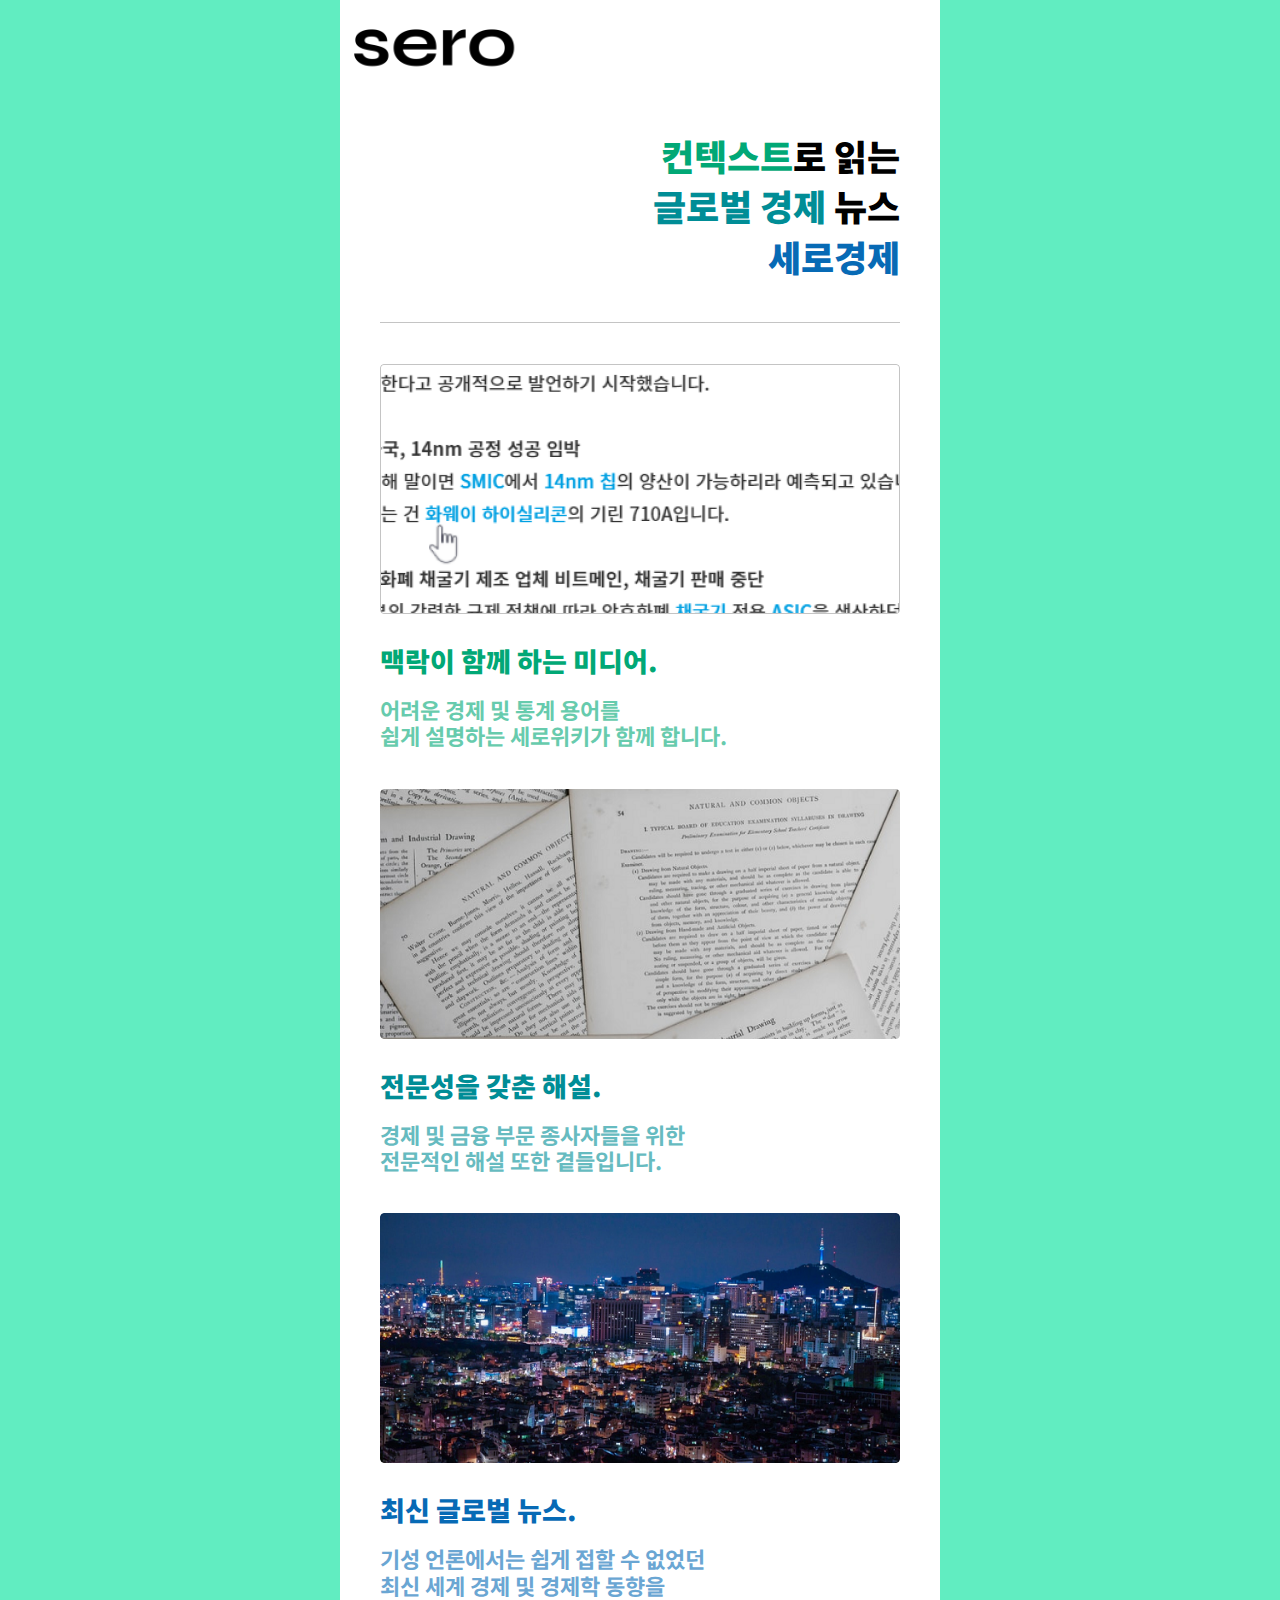
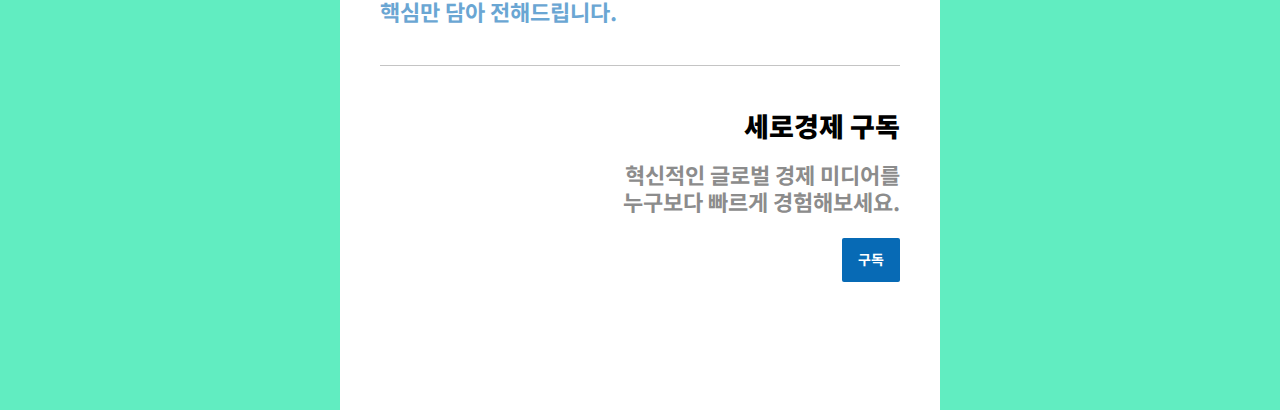
<file: Newsletter body.html>
<!DOCTYPE HTML PUBLIC "-//W3C//DTD HTML 4.01 Transitional//EN" "http://www.w3.org/TR/html4/loose.dtd">
<html lang="en" xmlns="http://www.w3.org/1999/xhtml" xmlns:v="urn:schemas-microsoft-com:vml" xmlns:o="urn:schemas-microsoft-com:office:office">

<head>
 <meta charset="utf-8">
 <meta name="viewport" content="width=device-width">
 <meta http-equiv="X-UA-Compatible" content="IE=edge">
 <meta name="x-apple-disable-message-reformatting">
 <meta name="format-detection" content="telephone=no,address=no,email=no,date=no,url=no">
 <title>Newsletter body</title>
 <link href="https://fonts.googleapis.com/css?family=Noto Sans KR:900&display=swap&subset=cyrillic" rel="stylesheet">
 <link href="https://fonts.googleapis.com/css?family=Noto Sans KR:700&display=swap&subset=cyrillic" rel="stylesheet">
 <!--[if mso]>
            <style>
                * {
                    font-family: sans-serif !important;
                }
            </style>
        <![endif]-->
 <!--[if !mso]><!-->
 <!-- <![endif]-->
 <style>
  html {
      margin: 0 !important;
      padding: 0 !important;
  }
      
  * {
      -ms-text-size-adjust: 100%;
      -webkit-text-size-adjust: 100%;
  }
      
  
  td {
      vertical-align: top;
      mso-table-lspace: 0pt !important;		
      mso-table-rspace: 0pt !important;
  }
  
      
  a {
      text-decoration: none;
  }
      
  
  img {
      -ms-interpolation-mode:bicubic;
  }
      
      
      
  
  @media only screen and (min-device-width: 320px) and (max-device-width: 374px) {
      u ~ div .email-container {
          min-width: 320px !important;
      }
  }
  
  @media only screen and (min-device-width: 375px) and (max-device-width: 413px) {
      u ~ div .email-container {
          min-width: 375px !important;
      }
  }
  
  @media only screen and (min-device-width: 414px) {
      u ~ div .email-container {
          min-width: 414px !important;
      }
  }
      
 </style>
 <!--[if gte mso 9]>
        <xml>
            <o:OfficeDocumentSettings>
                <o:AllowPNG/>
                <o:PixelsPerInch>96</o:PixelsPerInch>
            </o:OfficeDocumentSettings>
        </xml>
        <![endif]-->
 <style>
  @media only screen and (max-device-width: 599px), only screen and (max-width: 599px) {
  
      .eh {
          height:auto !important;
      }
  
      .desktop {
          display: none !important;
          height: 0 !important;
          margin: 0 !important;
          max-height: 0 !important;
          overflow: hidden !important;
          padding: 0 !important;
          visibility: hidden !important;
          width: 0 !important;
      }
      
      .mobile {
          display: block !important;
          width: auto !important;
          height: auto !important;
          float: none !important;
      }
          
          
          .email-container {
              width: 100% !important;
              margin: auto !important;
          }
      
          
          .stack-column,
          .stack-column-center {
              display: block !important;
              width: 100% !important;
              max-width: 100% !important;
              direction: ltr !important;
          }
          
          .stack-column-center {
              text-align: center !important;
          }
  
          
          
      
          .center-on-narrow {
              text-align: center !important;
              display: block !important;
              margin-left: auto !important;
              margin-right: auto !important;
              float: none !important;
          }
          table.center-on-narrow {
              display: inline-block !important;
          }
  
      }
      
 </style>
</head>

<body width="100%" style="margin: 0; padding: 0 !important; mso-line-height-rule: exactly;">
 <div style="background-color:#61EDC1;">
  <!--[if gte mso 9]>
                                <v:background xmlns:v="urn:schemas-microsoft-com:vml" fill="t">
                                <v:fill type="tile" color="#ffffff"/>
                                </v:background>
                                <![endif]-->
  <table width="100%" cellpadding="0" cellspacing="0" border="0">
   <tr>
    <td valign="top" align="center">
     <table bgcolor="#ffffff" style="margin: 0 auto;" align="center" id="brick_container" cellspacing="0" cellpadding="0" border="0" width="600" class="email-container">
      <tr>
       <td>
        <div style="height:0px;line-height:0px;font-size: 40px; ">&nbsp;</div>
        <table width="100%" cellspacing="0" cellpadding="0" border="0">
         <tr>
          <td>
           <table align="center" cellspacing="0" cellpadding="0" border="0">
            <tr>
             <td>
              <img src="EFStOcMfLQxHKNRIqiklXQHRIHUgQF.png" width="600" alt="" border="0" style="max-width:600px; height:auto;margin:auto;display:block;">
             </td>
            </tr>
           </table>
          </td>
         </tr>
        </table>
       </td>
      </tr>
      <tr>
       <td>
        <div style="height:40px;line-height:40px;font-size: 40px; ">&nbsp;</div>
       </td>
      </tr>
      <tr>
       <td>
        <table width="100%" align="center" cellspacing="0" cellpadding="0" border="0">
         <tr>
          <td width="600" style="border-collapse:separate !important;">
           <table cellspacing="0" cellpadding="0" border="0" width="100%">
            <tr>
             <td style="padding-right:40px; ">
              <table width="100%" align="center" cellspacing="0" cellpadding="0" border="0">
               <tr>
                <td width="560" bgcolor="transparent">
                 <table cellspacing="0" cellpadding="0" border="0" width="100%">
                  <tr>
                   <td>
                    <table cellspacing="0" cellpadding="0" border="0" width="100%">
                     <tr>
                      <td style="padding-left:120px; text-align:right;">
                       <div style="line-height:140%"><span style="color: #01a876;line-height:140%;font-family:Noto Sans KR, Helvetica, Arial, sans-serif; font-size:36px;text-align:right;font-weight: 900;">컨텍스트</span><span style="color: #000000;line-height:140%;font-family:Noto Sans KR, Helvetica, Arial, sans-serif; font-size:36px;text-align:right;font-weight: 900;">로 읽는<br></span><span style="color: #008d96;line-height:140%;font-family:Noto Sans KR, Helvetica, Arial, sans-serif; font-size:36px;text-align:right;font-weight: 900;">글로벌 경제</span><span style="color: #000000;line-height:140%;font-family:Noto Sans KR, Helvetica, Arial, sans-serif; font-size:36px;text-align:right;font-weight: 900;"> 뉴스<br></span><span style="color: #076ab5;line-height:140%;font-family:Noto Sans KR, Helvetica, Arial, sans-serif; font-size:36px;text-align:right;font-weight: 900;">세로경제</span></div>
                      </td>
                     </tr>
                    </table>
                   </td>
                  </tr>
                 </table>
                </td>
               </tr>
              </table>
             </td>
            </tr>
           </table>
          </td>
         </tr>
        </table>
       </td>
      </tr>
      <tr>
       <td>
        <div style="height:40px;line-height:40px;font-size: 40px; ">&nbsp;</div>
       </td>
      </tr>
      <tr>
       <td>
        <table align="center" cellspacing="0" cellpadding="0" border="0">
         <tr>
          <td width="600" style="border-collapse:separate !important;">
           <table cellspacing="0" cellpadding="0" border="0" width="100%">
            <tr>
             <td>
              <div style="height:1px;line-height:1px;font-size: 1px; ">&nbsp;</div>
              <table align="center" cellspacing="0" cellpadding="0" border="0" style="margin:auto;">
               <tr>
                <td width="520">
                 <table cellpadding="0" cellspacing="0" bgcolor="#c4c4c4" height="1" width="100%" style="line-height:1px; height:1px!important;background-color:#c4c4c4; border-collapse:separate !important;margin:0 auto;text-align:center;">
                  <tr>
                   <td>&nbsp;</td>
                  </tr>
                 </table>
                </td>
               </tr>
               <tr>
                <td>
                 <div style="height:1px;line-height:1px;font-size:1px;">&nbsp;</div>
                </td>
               </tr>
              </table>
             </td>
            </tr>
           </table>
          </td>
         </tr>
        </table>
       </td>
      </tr>
      <tr>
       <td>
        <div style="height:40px;line-height:40px;font-size: 40px; ">&nbsp;</div>
       </td>
      </tr>
      <tr>
       <td>
        <table align="center" cellspacing="0" cellpadding="0" border="0">
         <tr>
          <td width="600" style="border-collapse:separate !important;">
           <table cellspacing="0" cellpadding="0" border="0" width="100%">
            <tr>
             <td>
              <table align="center" cellspacing="0" cellpadding="0" border="0">
               <tr>
                <td width="520" style="border-collapse:separate !important;">
                 <table cellspacing="0" cellpadding="0" border="0" width="100%">
                  <tr>
                   <td>
                    <table width="100%" cellspacing="0" cellpadding="0" border="0">
                     <tr>
                      <td>
                       <table align="center" cellspacing="0" cellpadding="0" border="0">
                        <tr>
                         <td>
                          <a href="https://page.stibee.com/subscriptions/139061"><img src="fc3ae52c4b70e46d588329acd97dc41cf289f87b.png" width="520" alt="" border="0" style=" border-radius:4px; width: 100%; height: auto; margin: auto; display: block;"></a>
                         </td>
                        </tr>
                       </table>
                      </td>
                     </tr>
                    </table>
                   </td>
                  </tr>
                  <tr>
                   <td>
                    <div style="height:28px;line-height:28px;font-size: 28px; ">&nbsp;</div>
                   </td>
                  </tr>
                  <tr>
                   <td>
                    <table width="100%" align="center" cellspacing="0" cellpadding="0" border="0">
                     <tr>
                      <td width="520" style="border-collapse:separate !important;">
                       <table cellspacing="0" cellpadding="0" border="0" width="100%">
                        <tr>
                         <td>
                          <table cellspacing="0" cellpadding="0" border="0" width="100%">
                           <tr>
                            <td style=" text-align:left;">
                             <div style="line-height:140%"><span style="color: #01a876;line-height:140%;font-family:Noto Sans KR, Helvetica, Arial, sans-serif; font-size:27px;text-align:left;font-weight: 900;">맥락이 함께 하는 미디어.</span></div>
                            </td>
                           </tr>
                          </table>
                         </td>
                        </tr>
                        <tr>
                         <td>
                          <div style="height:16px;line-height:16px;font-size: 16px; ">&nbsp;</div>
                          <table cellspacing="0" cellpadding="0" border="0" width="100%">
                           <tr>
                            <td style=" text-align:left;">
                             <div style="line-height:120%"><span style="color: #67cbad;line-height:120%;font-family:Noto Sans KR, Helvetica, Arial, sans-serif; font-size:22px;text-align:left;font-weight: 700;">어려운 경제 및 통계 용어를 <br>쉽게 설명하는 세로위키가 함께 합니다.</span></div>
                            </td>
                           </tr>
                          </table>
                         </td>
                        </tr>
                       </table>
                      </td>
                     </tr>
                    </table>
                   </td>
                  </tr>
                 </table>
                </td>
               </tr>
              </table>
             </td>
            </tr>
            <tr>
             <td>
              <div style="height:40px;line-height:40px;font-size: 40px; ">&nbsp;</div>
             </td>
            </tr>
            <tr>
             <td>
              <table align="center" cellspacing="0" cellpadding="0" border="0">
               <tr>
                <td width="520" style="border-collapse:separate !important;">
                 <table cellspacing="0" cellpadding="0" border="0" width="100%">
                  <tr>
                   <td>
                    <table width="100%" cellspacing="0" cellpadding="0" border="0">
                     <tr>
                      <td>
                       <table align="center" cellspacing="0" cellpadding="0" border="0">
                        <tr>
                         <td>
                          <a href="https://page.stibee.com/subscriptions/139061"><img src="d857f4ade9d8d8ea71ab40b3ad6208925c1a2ad9.png" width="520" alt="" border="0" style=" border-radius:4px; width: 100%; height: auto; margin: auto; display: block;"></a>
                         </td>
                        </tr>
                       </table>
                      </td>
                     </tr>
                    </table>
                   </td>
                  </tr>
                  <tr>
                   <td>
                    <div style="height:28px;line-height:28px;font-size: 28px; ">&nbsp;</div>
                   </td>
                  </tr>
                  <tr>
                   <td>
                    <table width="100%" align="center" cellspacing="0" cellpadding="0" border="0">
                     <tr>
                      <td width="520" style="border-collapse:separate !important;">
                       <table cellspacing="0" cellpadding="0" border="0" width="100%">
                        <tr>
                         <td>
                          <table cellspacing="0" cellpadding="0" border="0" width="100%">
                           <tr>
                            <td style=" text-align:left;">
                             <div style="line-height:140%"><span style="color: #008d96;line-height:140%;font-family:Noto Sans KR, Helvetica, Arial, sans-serif; font-size:27px;text-align:left;font-weight: 900;">전문성을 갖춘 해설.</span></div>
                            </td>
                           </tr>
                          </table>
                         </td>
                        </tr>
                        <tr>
                         <td>
                          <div style="height:16px;line-height:16px;font-size: 16px; ">&nbsp;</div>
                          <table cellspacing="0" cellpadding="0" border="0" width="100%">
                           <tr>
                            <td style=" text-align:left;">
                             <div style="line-height:120%"><span style="color: #66bbc0;line-height:120%;font-family:Noto Sans KR, Helvetica, Arial, sans-serif; font-size:22px;text-align:left;font-weight: 700;">경제 및 금융 부문 종사자들을 위한 <br>전문적인 해설 또한 곁들입니다.</span></div>
                            </td>
                           </tr>
                          </table>
                         </td>
                        </tr>
                       </table>
                      </td>
                     </tr>
                    </table>
                   </td>
                  </tr>
                 </table>
                </td>
               </tr>
              </table>
             </td>
            </tr>
            <tr>
             <td>
              <div style="height:40px;line-height:40px;font-size: 40px; ">&nbsp;</div>
             </td>
            </tr>
            <tr>
             <td>
              <table align="center" cellspacing="0" cellpadding="0" border="0">
               <tr>
                <td width="520" style="border-collapse:separate !important;">
                 <table cellspacing="0" cellpadding="0" border="0" width="100%">
                  <tr>
                   <td>
                    <table width="100%" cellspacing="0" cellpadding="0" border="0">
                     <tr>
                      <td>
                       <table align="center" cellspacing="0" cellpadding="0" border="0">
                        <tr>
                         <td>
                          <a href="https://page.stibee.com/subscriptions/139061"><img src="339ef8a2eff594d0470dcf8853fb32ab1c956b56.png" width="520" alt="" border="0" style=" border-radius:4px; width: 100%; height: auto; margin: auto; display: block;"></a>
                         </td>
                        </tr>
                       </table>
                      </td>
                     </tr>
                    </table>
                   </td>
                  </tr>
                  <tr>
                   <td>
                    <div style="height:28px;line-height:28px;font-size: 28px; ">&nbsp;</div>
                   </td>
                  </tr>
                  <tr>
                   <td>
                    <table width="100%" align="center" cellspacing="0" cellpadding="0" border="0">
                     <tr>
                      <td width="520" style="border-collapse:separate !important;">
                       <table cellspacing="0" cellpadding="0" border="0" width="100%">
                        <tr>
                         <td>
                          <table cellspacing="0" cellpadding="0" border="0" width="100%">
                           <tr>
                            <td style=" text-align:left;">
                             <div style="line-height:140%"><span style="color: #076ab5;line-height:140%;font-family:Noto Sans KR, Helvetica, Arial, sans-serif; font-size:27px;text-align:left;font-weight: 900;">최신 글로벌 뉴스.</span></div>
                            </td>
                           </tr>
                          </table>
                         </td>
                        </tr>
                        <tr>
                         <td>
                          <div style="height:16px;line-height:16px;font-size: 16px; ">&nbsp;</div>
                          <table cellspacing="0" cellpadding="0" border="0" width="100%">
                           <tr>
                            <td style=" text-align:left;">
                             <div style="line-height:120%"><span style="color: #6aa6d3;line-height:120%;font-family:Noto Sans KR, Helvetica, Arial, sans-serif; font-size:22px;text-align:left;font-weight: 700;">기성 언론에서는 쉽게 접할 수 없었던<br>최신 세계 경제 및 경제학 동향을 <br>핵심만 담아 전해드립니다. </span></div>
                            </td>
                           </tr>
                          </table>
                         </td>
                        </tr>
                       </table>
                      </td>
                     </tr>
                    </table>
                   </td>
                  </tr>
                 </table>
                </td>
               </tr>
              </table>
             </td>
            </tr>
           </table>
          </td>
         </tr>
        </table>
       </td>
      </tr>
      <tr>
       <td>
        <div style="height:40px;line-height:40px;font-size: 40px; ">&nbsp;</div>
       </td>
      </tr>
      <tr>
       <td>
        <table align="center" cellspacing="0" cellpadding="0" border="0">
         <tr>
          <td width="600" style="border-collapse:separate !important;">
           <table cellspacing="0" cellpadding="0" border="0" width="100%">
            <tr>
             <td>
              <div style="height:1px;line-height:1px;font-size: 1px; ">&nbsp;</div>
              <table align="center" cellspacing="0" cellpadding="0" border="0" style="margin:auto;">
               <tr>
                <td width="520">
                 <table cellpadding="0" cellspacing="0" bgcolor="#c4c4c4" height="1" width="100%" style="line-height:1px; height:1px!important;background-color:#c4c4c4; border-collapse:separate !important;margin:0 auto;text-align:center;">
                  <tr>
                   <td>&nbsp;</td>
                  </tr>
                 </table>
                </td>
               </tr>
               <tr>
                <td>
                 <div style="height:1px;line-height:1px;font-size:1px;">&nbsp;</div>
                </td>
               </tr>
              </table>
             </td>
            </tr>
           </table>
          </td>
         </tr>
        </table>
       </td>
      </tr>
      <tr>
       <td>
        <div style="height:40px;line-height:40px;font-size: 40px; ">&nbsp;</div>
       </td>
      </tr>
      <tr>
       <td>
        <table align="center" cellspacing="0" cellpadding="0" border="0">
         <tr>
          <td width="600" style="border-collapse:separate !important;">
           <table cellspacing="0" cellpadding="0" border="0" width="100%">
            <tr>
             <td>
              <table align="center" cellspacing="0" cellpadding="0" border="0">
               <tr>
                <td width="520" style="border-collapse:separate !important;">
                 <table cellspacing="0" cellpadding="0" border="0" width="100%">
                  <tr>
                   <td>
                    <table width="100%" align="center" cellspacing="0" cellpadding="0" border="0">
                     <tr>
                      <td width="520" style="border-collapse:separate !important;">
                       <table cellspacing="0" cellpadding="0" border="0" width="100%">
                        <tr>
                         <td>
                          <table cellspacing="0" cellpadding="0" border="0" width="100%">
                           <tr>
                            <td style=" text-align:right;">
                             <div style="line-height:140%"><span style="color: #000000;line-height:140%;font-family:Noto Sans KR, Helvetica, Arial, sans-serif; font-size:27px;text-align:right;font-weight: 900;">세로경제 구독</span></div>
                            </td>
                           </tr>
                          </table>
                         </td>
                        </tr>
                        <tr>
                         <td>
                          <div style="height:16px;line-height:16px;font-size: 16px; ">&nbsp;</div>
                          <table cellspacing="0" cellpadding="0" border="0" width="100%">
                           <tr>
                            <td style=" text-align:right;">
                             <div style="line-height:120%"><span style="color: #8c8c8c;line-height:120%;font-family:Noto Sans KR, Helvetica, Arial, sans-serif; font-size:22px;text-align:right;font-weight: 700;">혁신적인 글로벌 경제 미디어를<br>누구보다 빠르게 경험해보세요.</span></div>
                            </td>
                           </tr>
                          </table>
                         </td>
                        </tr>
                        <tr>
                         <td>
                          <div style="height:16px;line-height:16px;font-size: 16px; ">&nbsp;</div>
                         </td>
                        </tr>
                        <tr>
                         <td>
                          <table width="100%" align="center" cellspacing="0" cellpadding="0" border="0">
                           <tr>
                            <td width="520" style="border-collapse:separate !important;">
                             <table cellspacing="0" cellpadding="0" border="0" width="100%">
                              <tr>
                               <td>
                                <div style="height:8px;line-height:8px;font-size: 8px; ">&nbsp;</div>
                               </td>
                              </tr>
                              <tr>
                               <td style="width:58px; ">
                                <table align="right" cellspacing="0" cellpadding="0" border="0">
                                 <tr>
                                  <td width="58" bgcolor="#076ab5" style="border-radius:2px;">
                                   <a href="https://page.stibee.com/subscriptions/139061">
                                    <table cellspacing="0" cellpadding="0" border="0" width="100%">
                                     <tr>
                                      <td>
                                       <div style="height:12px;line-height:12px;font-size: 12px; ">&nbsp;</div>
                                       <table cellspacing="0" cellpadding="0" border="0" width="100%">
                                        <tr>
                                         <td style="padding-left:16px;padding-right:16px; text-align:left;">
                                          <div style="line-height:140%"><a href="https://page.stibee.com/subscriptions/139061"><span style="color: #ffffff;line-height:140%;font-family:Noto Sans KR, Helvetica, Arial, sans-serif; font-size:14px;text-align:left;font-weight: 700;">구독</span></a></div>
                                         </td>
                                        </tr>
                                       </table>
                                       <div style="height:12px;line-height:12px;font-size:12px;">&nbsp;</div>
                                      </td>
                                     </tr>
                                    </table>
                                   </a>
                                  </td>
                                 </tr>
                                </table>
                               </td>
                              </tr>
                             </table>
                            </td>
                           </tr>
                          </table>
                         </td>
                        </tr>
                       </table>
                      </td>
                     </tr>
                    </table>
                   </td>
                  </tr>
                  <tr>
                   <td>
                    <div style="height:110px;line-height:110px;font-size:110px;">&nbsp;</div>
                   </td>
                  </tr>
                 </table>
                </td>
               </tr>
              </table>
             </td>
            </tr>
           </table>
          </td>
         </tr>
        </table>
       </td>
      </tr>
      <tr>
       <td>
        <div style="height:-105px;line-height:-105px;font-size:-105px;">&nbsp;</div>
       </td>
      </tr>
     </table>
    </td>
   </tr>
  </table>
 </div>
</body>

</html>
</file>
